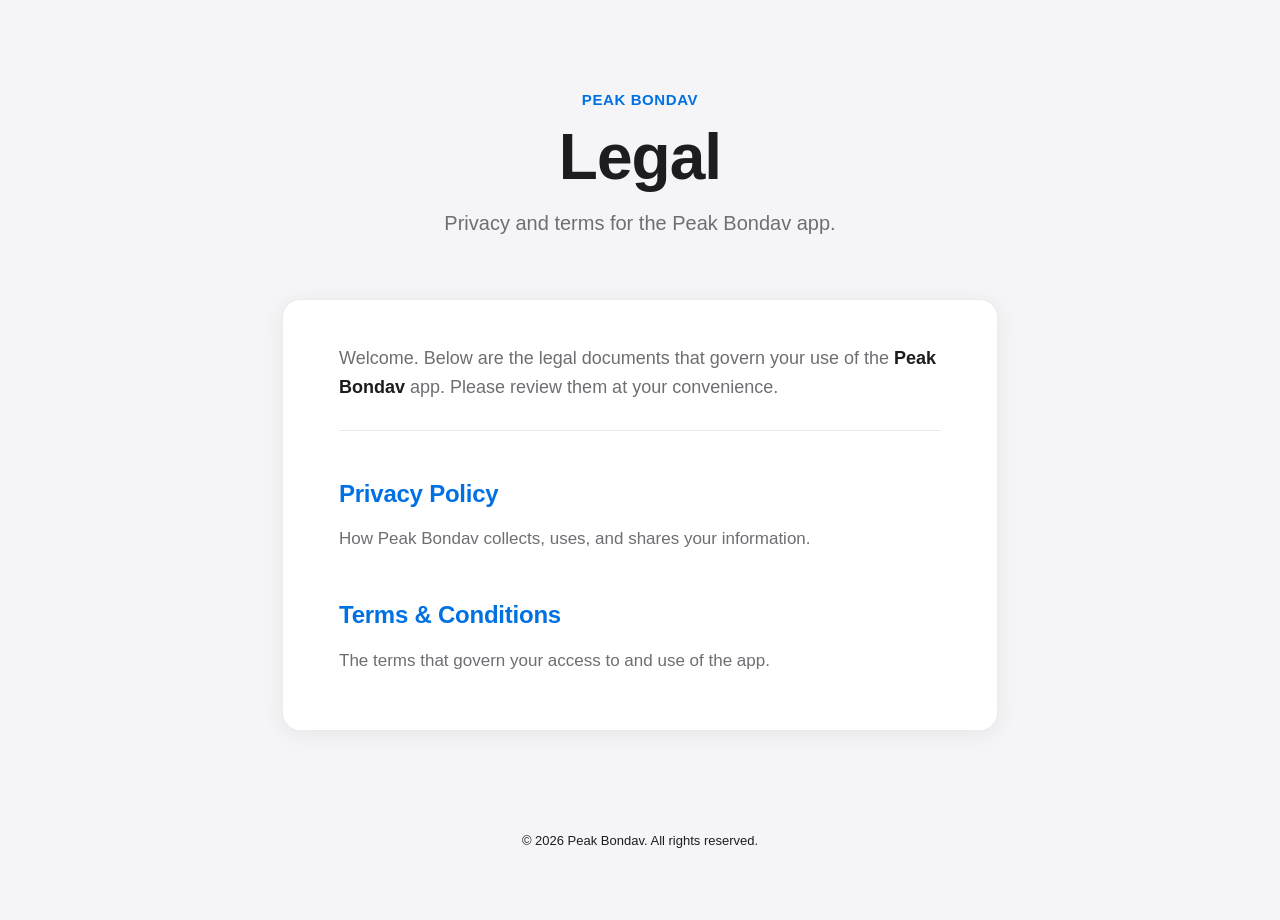
<file: index.html>
<!DOCTYPE html>
<html lang="en">
<head>
  <meta charset="UTF-8" />
  <meta name="viewport" content="width=device-width, initial-scale=1.0" />
  <meta name="color-scheme" content="light dark" />
  <title>Legal — Peak Bondav</title>
  <meta name="description" content="Legal documents for the Peak Bondav app." />
  <link rel="stylesheet" href="styles.css" />
</head>
<body>
  <header class="hero">
    <div class="container">
      <p class="eyebrow">Peak Bondav</p>
      <h1>Legal</h1>
      <p class="subtitle">Privacy and terms for the Peak Bondav app.</p>
    </div>
  </header>

  <main class="container content">
    <section class="card">
      <p class="intro">
        Welcome. Below are the legal documents that govern your use of the
        <strong>Peak Bondav</strong> app. Please review them at your convenience.
      </p>

      <article>
        <h2><a href="privacy-policy.html">Privacy Policy</a></h2>
        <p>How Peak Bondav collects, uses, and shares your information.</p>
      </article>

      <article>
        <h2><a href="terms-and-conditions.html">Terms &amp; Conditions</a></h2>
        <p>The terms that govern your access to and use of the app.</p>
      </article>
    </section>
  </main>

  <footer class="footer">
    <div class="container">
      <p>&copy; 2026 Peak Bondav. All rights reserved.</p>
    </div>
  </footer>
</body>
</html>
</file>
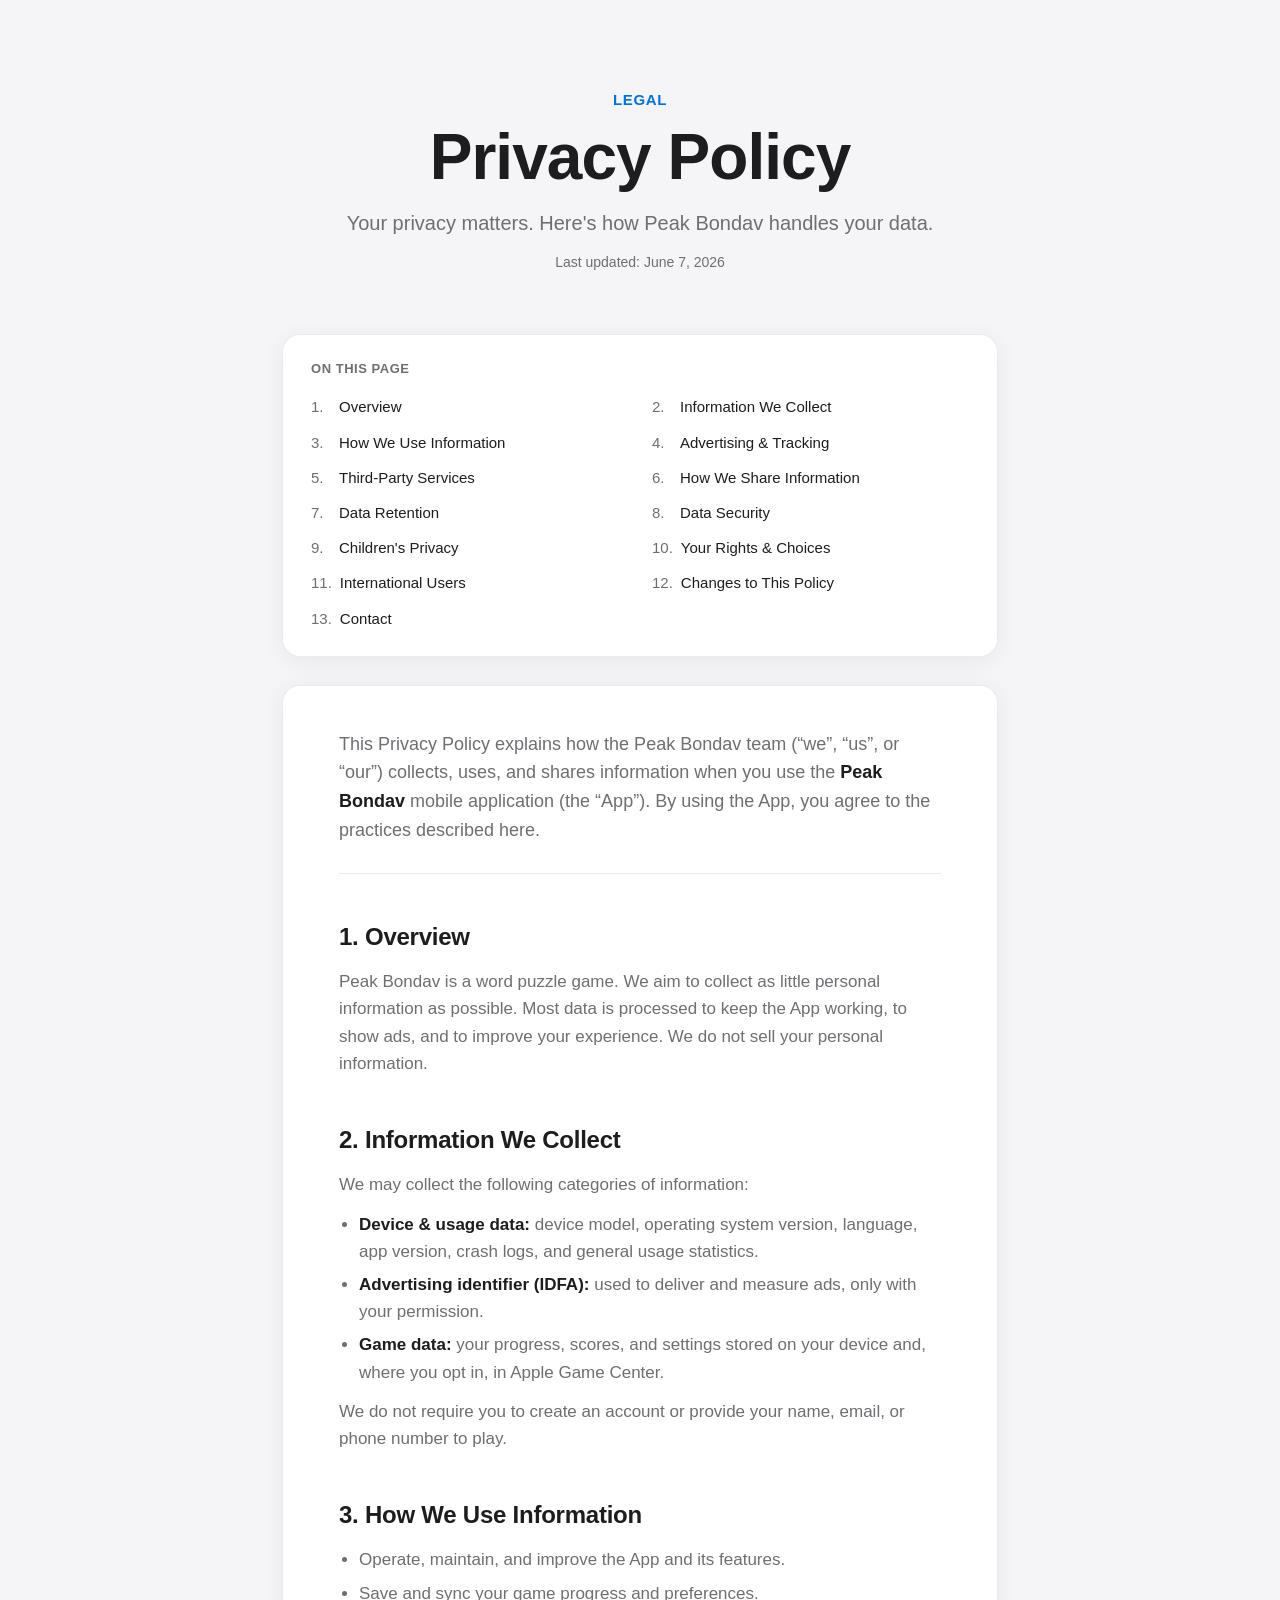
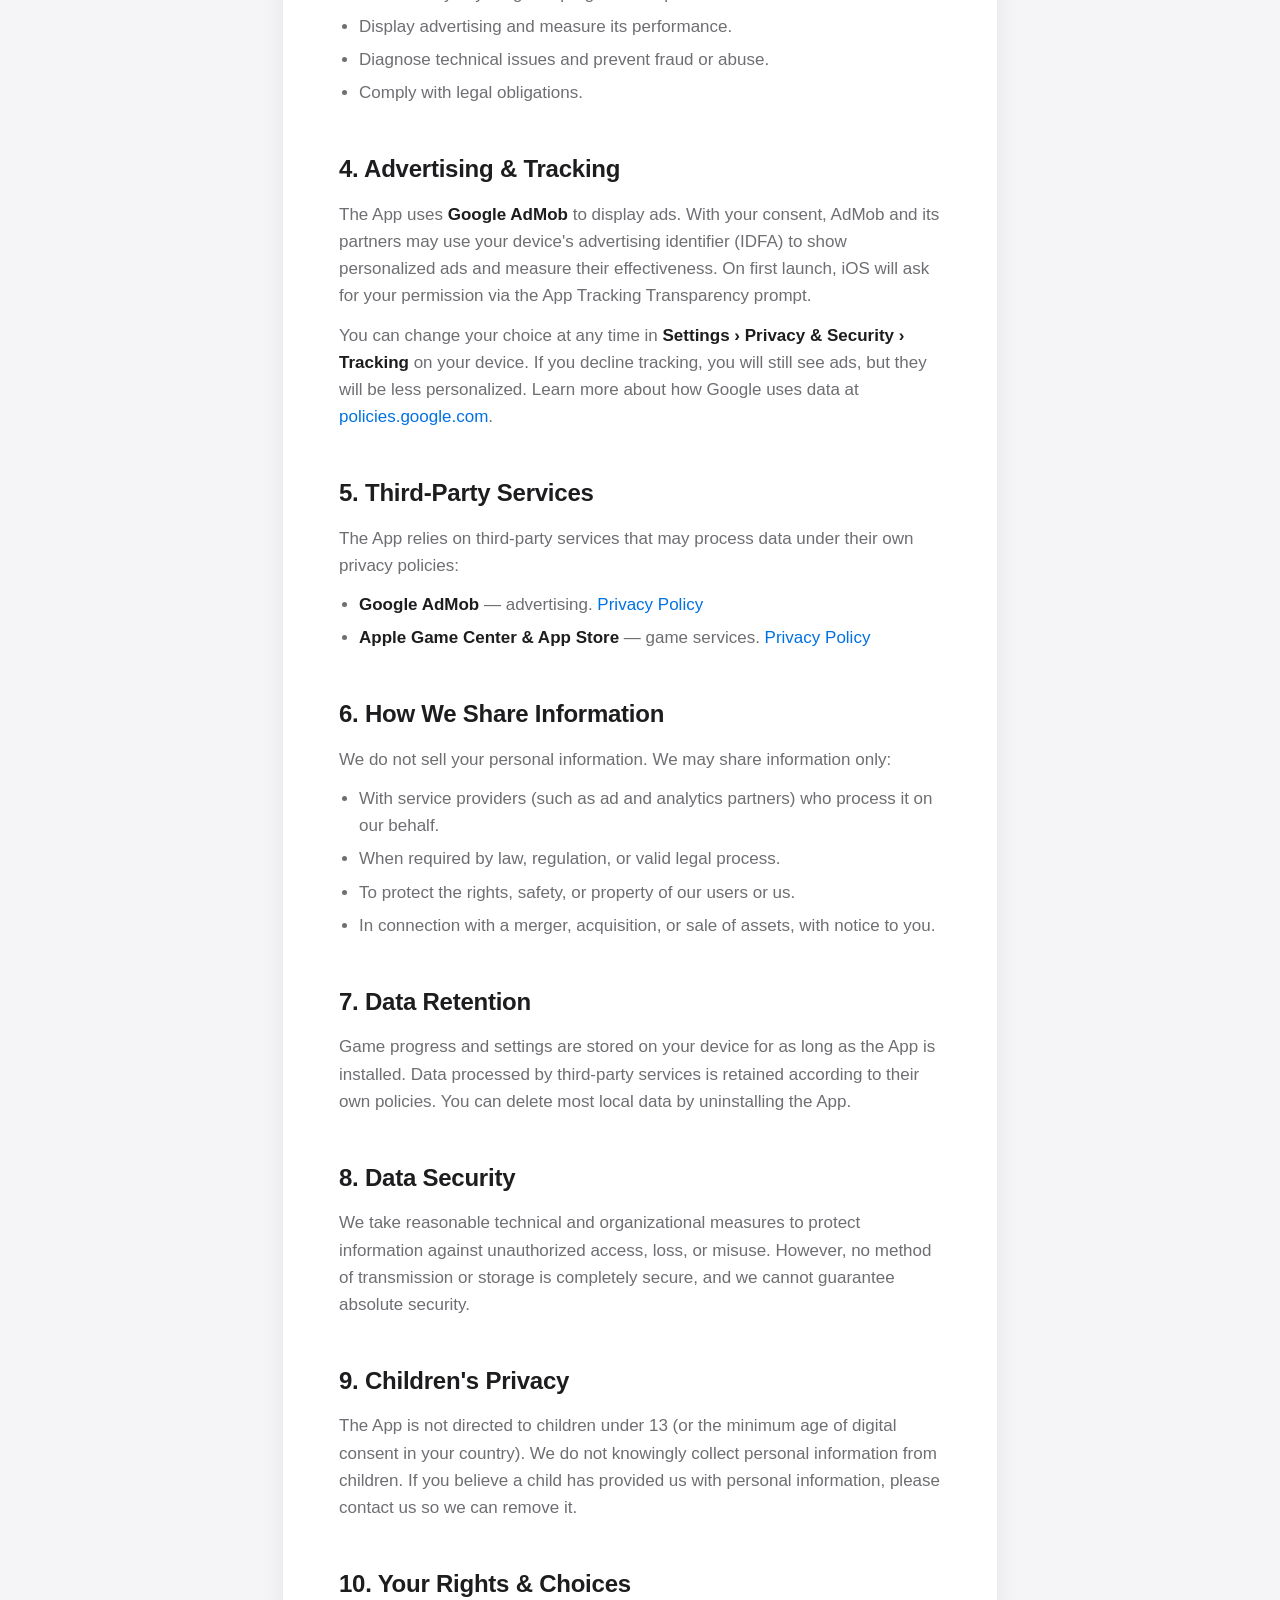
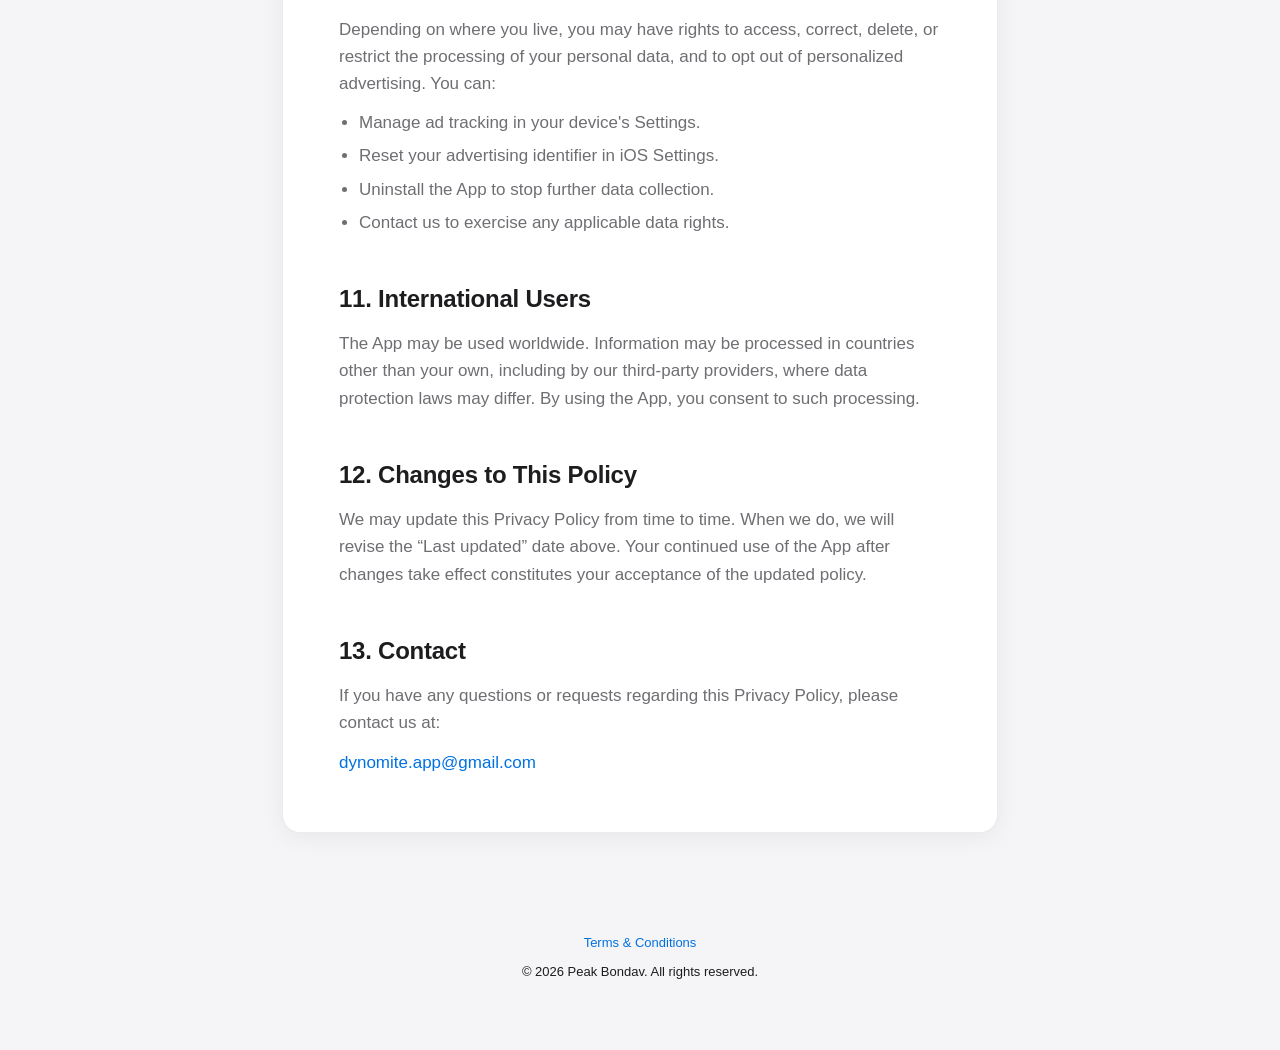
<file: privacy-policy.html>
<!DOCTYPE html>
<html lang="en">
<head>
  <meta charset="UTF-8" />
  <meta name="viewport" content="width=device-width, initial-scale=1.0" />
  <meta name="color-scheme" content="light dark" />
  <title>Privacy Policy — Peak Bondav</title>
  <meta name="description" content="Privacy Policy for the Peak Bondav app." />
  <link rel="stylesheet" href="styles.css" />
</head>
<body>
  <header class="hero">
    <div class="container">
      <p class="eyebrow">Legal</p>
      <h1>Privacy Policy</h1>
      <p class="subtitle">Your privacy matters. Here's how Peak Bondav handles your data.</p>
      <p class="updated">Last updated: June 7, 2026</p>
    </div>
  </header>

  <main class="container content">
    <nav class="toc" aria-label="Table of contents">
      <p class="toc-title">On this page</p>
      <ol>
        <li><a href="#overview">Overview</a></li>
        <li><a href="#info-we-collect">Information We Collect</a></li>
        <li><a href="#how-we-use">How We Use Information</a></li>
        <li><a href="#advertising">Advertising &amp; Tracking</a></li>
        <li><a href="#third-party">Third-Party Services</a></li>
        <li><a href="#sharing">How We Share Information</a></li>
        <li><a href="#retention">Data Retention</a></li>
        <li><a href="#security">Data Security</a></li>
        <li><a href="#children">Children's Privacy</a></li>
        <li><a href="#rights">Your Rights &amp; Choices</a></li>
        <li><a href="#international">International Users</a></li>
        <li><a href="#changes">Changes to This Policy</a></li>
        <li><a href="#contact">Contact</a></li>
      </ol>
    </nav>

    <section class="card">
      <p class="intro">
        This Privacy Policy explains how the Peak Bondav team (“we”, “us”, or “our”) collects,
        uses, and shares information when you use the <strong>Peak Bondav</strong> mobile
        application (the “App”). By using the App, you agree to the practices described here.
      </p>

      <article id="overview">
        <h2>1. Overview</h2>
        <p>
          Peak Bondav is a word puzzle game. We aim to collect as little personal information as
          possible. Most data is processed to keep the App working, to show ads, and to improve
          your experience. We do not sell your personal information.
        </p>
      </article>

      <article id="info-we-collect">
        <h2>2. Information We Collect</h2>
        <p>We may collect the following categories of information:</p>
        <ul>
          <li><strong>Device &amp; usage data:</strong> device model, operating system version, language, app version, crash logs, and general usage statistics.</li>
          <li><strong>Advertising identifier (IDFA):</strong> used to deliver and measure ads, only with your permission.</li>
          <li><strong>Game data:</strong> your progress, scores, and settings stored on your device and, where you opt in, in Apple Game Center.</li>
        </ul>
        <p>
          We do not require you to create an account or provide your name, email, or phone number
          to play.
        </p>
      </article>

      <article id="how-we-use">
        <h2>3. How We Use Information</h2>
        <ul>
          <li>Operate, maintain, and improve the App and its features.</li>
          <li>Save and sync your game progress and preferences.</li>
          <li>Display advertising and measure its performance.</li>
          <li>Diagnose technical issues and prevent fraud or abuse.</li>
          <li>Comply with legal obligations.</li>
        </ul>
      </article>

      <article id="advertising">
        <h2>4. Advertising &amp; Tracking</h2>
        <p>
          The App uses <strong>Google AdMob</strong> to display ads. With your consent, AdMob and
          its partners may use your device's advertising identifier (IDFA) to show personalized
          ads and measure their effectiveness. On first launch, iOS will ask for your permission
          via the App Tracking Transparency prompt.
        </p>
        <p>
          You can change your choice at any time in <strong>Settings &rsaquo; Privacy &amp;
          Security &rsaquo; Tracking</strong> on your device. If you decline tracking, you will
          still see ads, but they will be less personalized. Learn more about how Google uses data
          at <a href="https://policies.google.com/technologies/partner-sites" target="_blank" rel="noopener">policies.google.com</a>.
        </p>
      </article>

      <article id="third-party">
        <h2>5. Third-Party Services</h2>
        <p>
          The App relies on third-party services that may process data under their own privacy
          policies:
        </p>
        <ul>
          <li><strong>Google AdMob</strong> — advertising. <a href="https://policies.google.com/privacy" target="_blank" rel="noopener">Privacy Policy</a></li>
          <li><strong>Apple Game Center &amp; App Store</strong> — game services. <a href="https://www.apple.com/legal/privacy/" target="_blank" rel="noopener">Privacy Policy</a></li>
        </ul>
      </article>

      <article id="sharing">
        <h2>6. How We Share Information</h2>
        <p>
          We do not sell your personal information. We may share information only:
        </p>
        <ul>
          <li>With service providers (such as ad and analytics partners) who process it on our behalf.</li>
          <li>When required by law, regulation, or valid legal process.</li>
          <li>To protect the rights, safety, or property of our users or us.</li>
          <li>In connection with a merger, acquisition, or sale of assets, with notice to you.</li>
        </ul>
      </article>

      <article id="retention">
        <h2>7. Data Retention</h2>
        <p>
          Game progress and settings are stored on your device for as long as the App is
          installed. Data processed by third-party services is retained according to their own
          policies. You can delete most local data by uninstalling the App.
        </p>
      </article>

      <article id="security">
        <h2>8. Data Security</h2>
        <p>
          We take reasonable technical and organizational measures to protect information against
          unauthorized access, loss, or misuse. However, no method of transmission or storage is
          completely secure, and we cannot guarantee absolute security.
        </p>
      </article>

      <article id="children">
        <h2>9. Children's Privacy</h2>
        <p>
          The App is not directed to children under 13 (or the minimum age of digital consent in
          your country). We do not knowingly collect personal information from children. If you
          believe a child has provided us with personal information, please contact us so we can
          remove it.
        </p>
      </article>

      <article id="rights">
        <h2>10. Your Rights &amp; Choices</h2>
        <p>
          Depending on where you live, you may have rights to access, correct, delete, or restrict
          the processing of your personal data, and to opt out of personalized advertising. You can:
        </p>
        <ul>
          <li>Manage ad tracking in your device's Settings.</li>
          <li>Reset your advertising identifier in iOS Settings.</li>
          <li>Uninstall the App to stop further data collection.</li>
          <li>Contact us to exercise any applicable data rights.</li>
        </ul>
      </article>

      <article id="international">
        <h2>11. International Users</h2>
        <p>
          The App may be used worldwide. Information may be processed in countries other than your
          own, including by our third-party providers, where data protection laws may differ. By
          using the App, you consent to such processing.
        </p>
      </article>

      <article id="changes">
        <h2>12. Changes to This Policy</h2>
        <p>
          We may update this Privacy Policy from time to time. When we do, we will revise the
          “Last updated” date above. Your continued use of the App after changes take effect
          constitutes your acceptance of the updated policy.
        </p>
      </article>

      <article id="contact">
        <h2>13. Contact</h2>
        <p>
          If you have any questions or requests regarding this Privacy Policy, please contact us at:
        </p>
        <p class="contact">
          <a href="mailto:dynomite.app@gmail.com">dynomite.app@gmail.com</a>
        </p>
      </article>
    </section>
  </main>

  <footer class="footer">
    <div class="container">
      <p class="footer-links"><a href="terms-and-conditions.html">Terms &amp; Conditions</a></p>
      <p>&copy; 2026 Peak Bondav. All rights reserved.</p>
    </div>
  </footer>
</body>
</html>
</file>
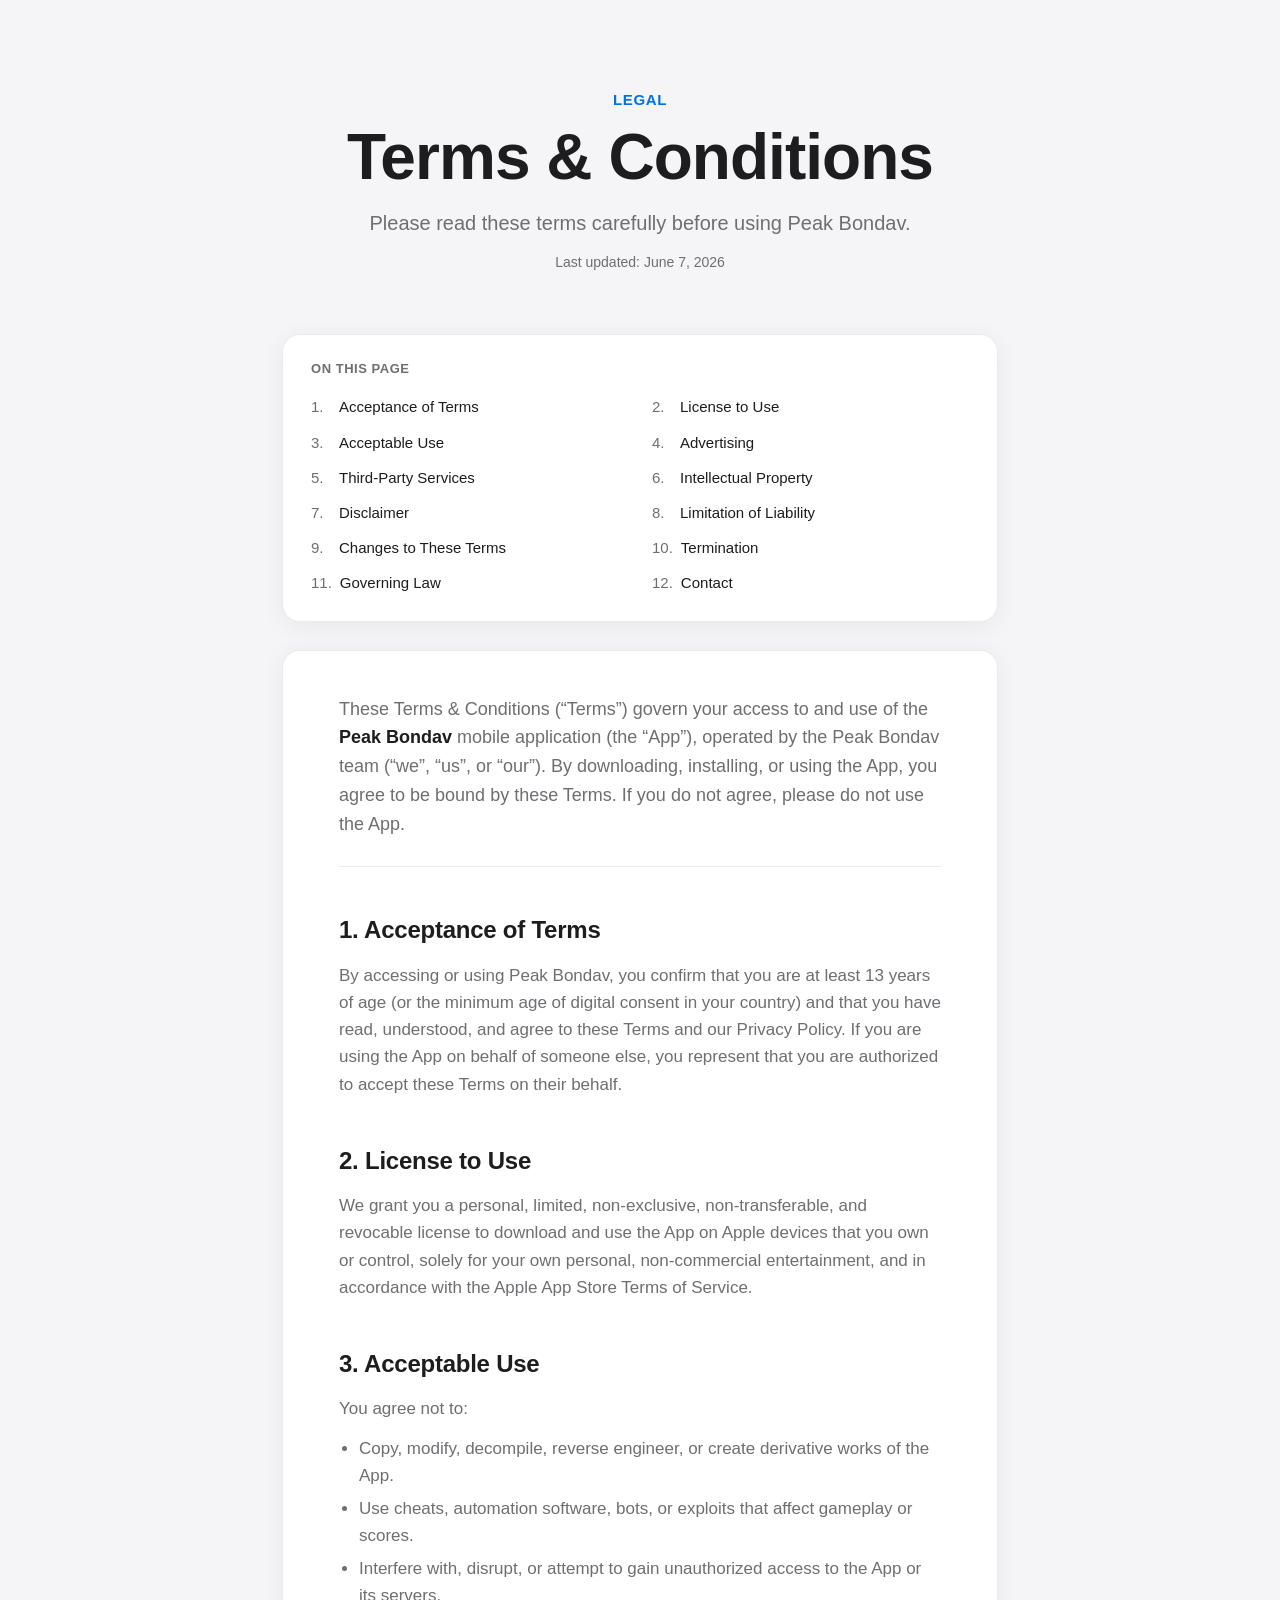
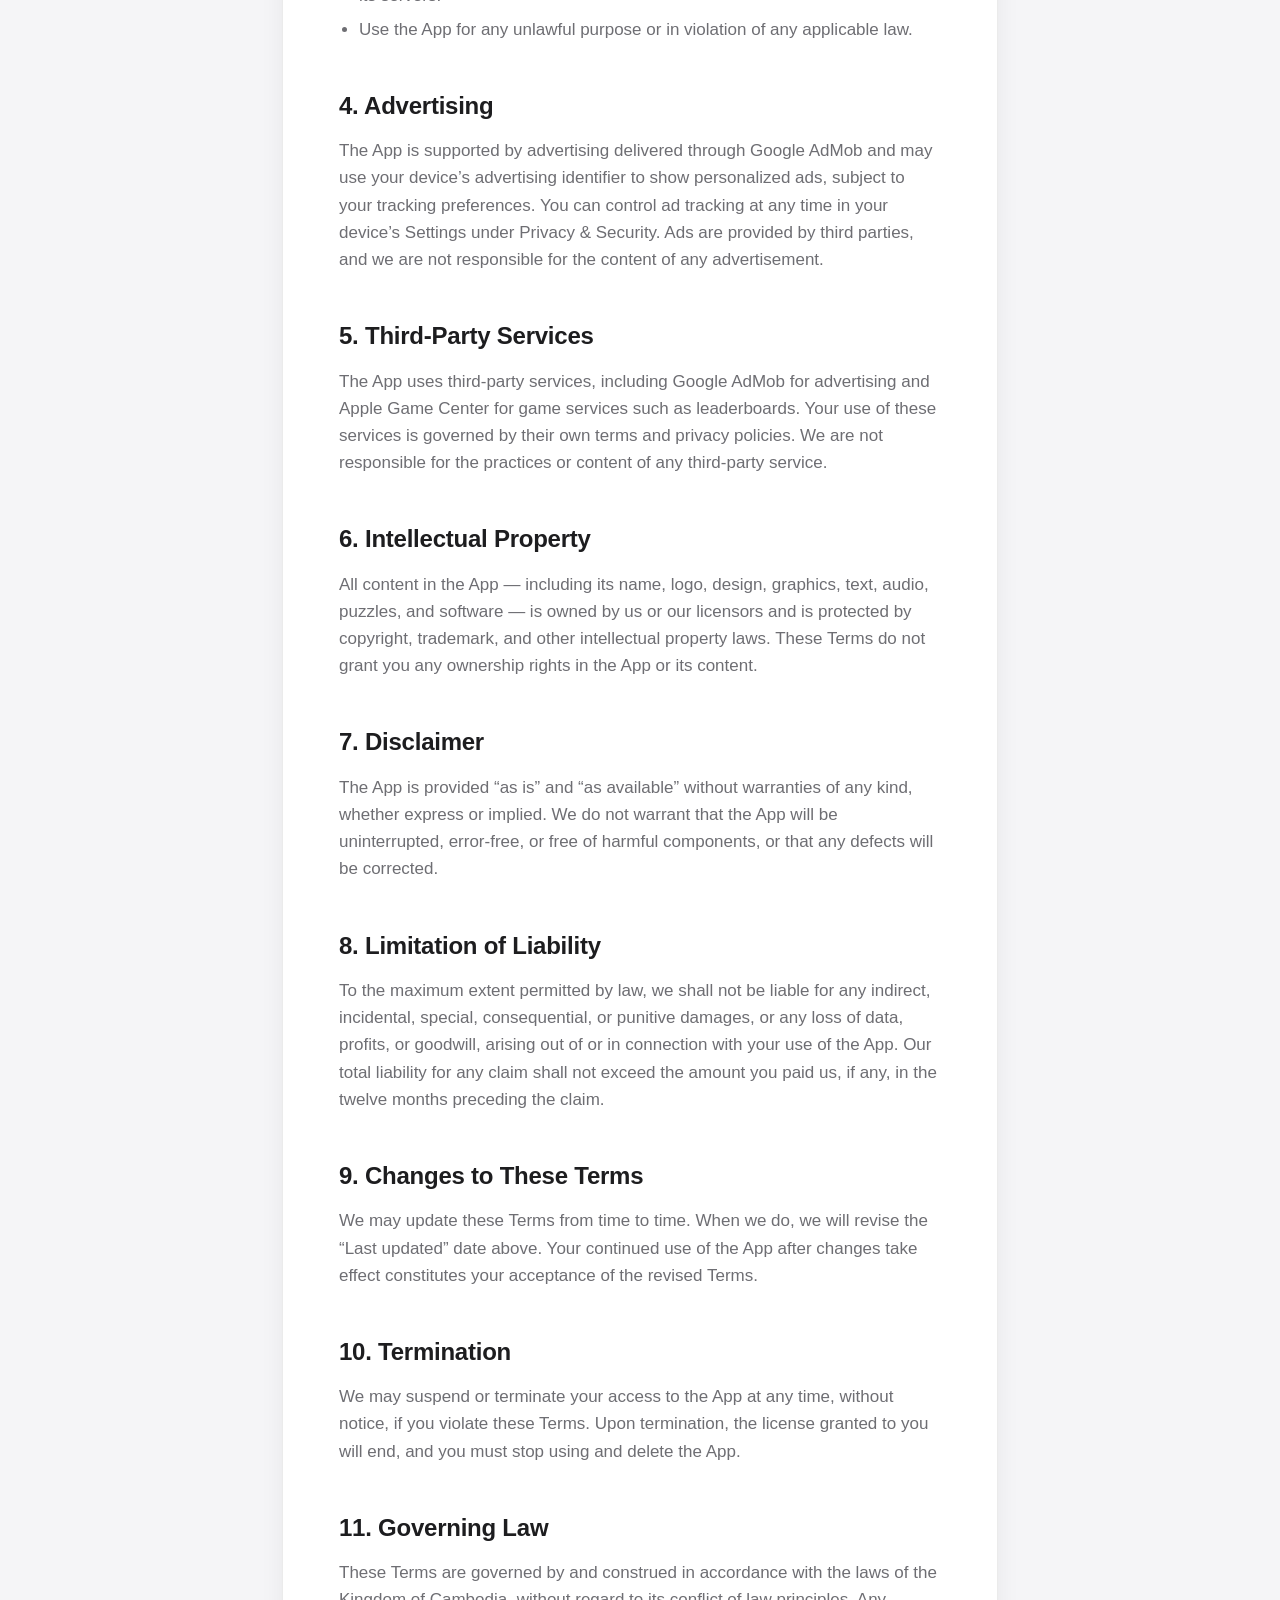
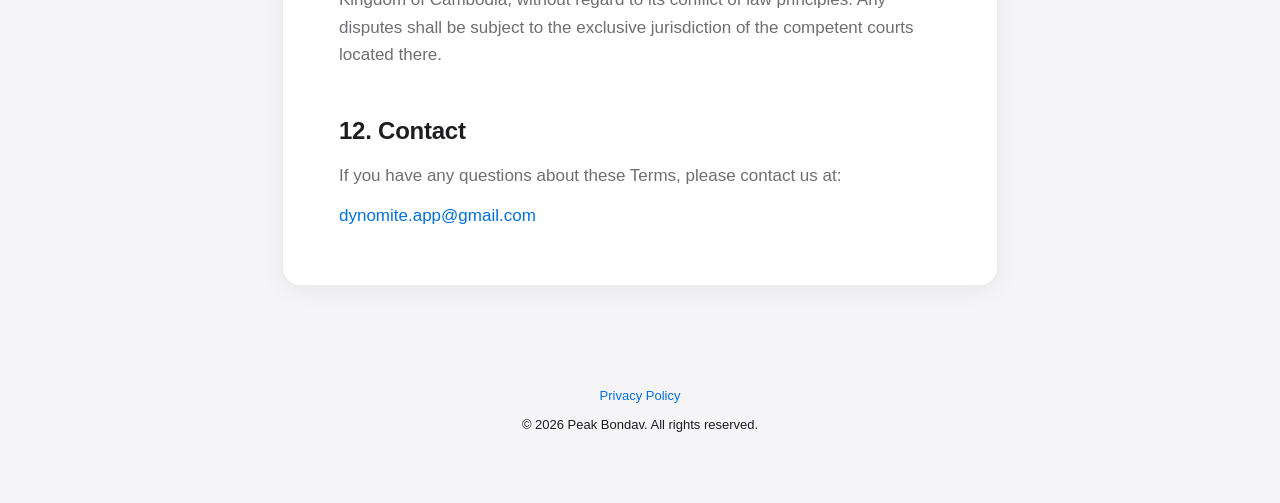
<file: terms-and-conditions.html>
<!DOCTYPE html>
<html lang="en">
<head>
  <meta charset="UTF-8" />
  <meta name="viewport" content="width=device-width, initial-scale=1.0" />
  <meta name="color-scheme" content="light dark" />
  <title>Terms &amp; Conditions — Peak Bondav</title>
  <meta name="description" content="Terms and Conditions for the Peak Bondav app." />
  <link rel="stylesheet" href="styles.css" />
</head>
<body>
  <header class="hero">
    <div class="container">
      <p class="eyebrow">Legal</p>
      <h1>Terms &amp; Conditions</h1>
      <p class="subtitle">Please read these terms carefully before using Peak Bondav.</p>
      <p class="updated">Last updated: June 7, 2026</p>
    </div>
  </header>

  <main class="container content">
    <nav class="toc" aria-label="Table of contents">
      <p class="toc-title">On this page</p>
      <ol>
        <li><a href="#acceptance">Acceptance of Terms</a></li>
        <li><a href="#license">License to Use</a></li>
        <li><a href="#conduct">Acceptable Use</a></li>
        <li><a href="#ads">Advertising</a></li>
        <li><a href="#third-party">Third-Party Services</a></li>
        <li><a href="#ip">Intellectual Property</a></li>
        <li><a href="#disclaimer">Disclaimer</a></li>
        <li><a href="#liability">Limitation of Liability</a></li>
        <li><a href="#changes">Changes to These Terms</a></li>
        <li><a href="#termination">Termination</a></li>
        <li><a href="#law">Governing Law</a></li>
        <li><a href="#contact">Contact</a></li>
      </ol>
    </nav>

    <section class="card">
      <p class="intro">
        These Terms &amp; Conditions (“Terms”) govern your access to and use of the
        <strong>Peak Bondav</strong> mobile application (the “App”), operated by the
        Peak Bondav team (“we”, “us”, or “our”). By downloading, installing, or using the
        App, you agree to be bound by these Terms. If you do not agree, please do not use the App.
      </p>

      <article id="acceptance">
        <h2>1. Acceptance of Terms</h2>
        <p>
          By accessing or using Peak Bondav, you confirm that you are at least 13 years of age
          (or the minimum age of digital consent in your country) and that you have read,
          understood, and agree to these Terms and our Privacy Policy. If you are using the App
          on behalf of someone else, you represent that you are authorized to accept these Terms
          on their behalf.
        </p>
      </article>

      <article id="license">
        <h2>2. License to Use</h2>
        <p>
          We grant you a personal, limited, non-exclusive, non-transferable, and revocable
          license to download and use the App on Apple devices that you own or control, solely
          for your own personal, non-commercial entertainment, and in accordance with the Apple
          App Store Terms of Service.
        </p>
      </article>

      <article id="conduct">
        <h2>3. Acceptable Use</h2>
        <p>You agree not to:</p>
        <ul>
          <li>Copy, modify, decompile, reverse engineer, or create derivative works of the App.</li>
          <li>Use cheats, automation software, bots, or exploits that affect gameplay or scores.</li>
          <li>Interfere with, disrupt, or attempt to gain unauthorized access to the App or its servers.</li>
          <li>Use the App for any unlawful purpose or in violation of any applicable law.</li>
        </ul>
      </article>

      <article id="ads">
        <h2>4. Advertising</h2>
        <p>
          The App is supported by advertising delivered through Google AdMob and may use
          your device’s advertising identifier to show personalized ads, subject to your tracking
          preferences. You can control ad tracking at any time in your device’s Settings under
          Privacy &amp; Security. Ads are provided by third parties, and we are not responsible
          for the content of any advertisement.
        </p>
      </article>

      <article id="third-party">
        <h2>5. Third-Party Services</h2>
        <p>
          The App uses third-party services, including Google AdMob for advertising and Apple
          Game Center for game services such as leaderboards. Your use of these services is
          governed by their own terms and privacy policies. We are not responsible for the
          practices or content of any third-party service.
        </p>
      </article>

      <article id="ip">
        <h2>6. Intellectual Property</h2>
        <p>
          All content in the App — including its name, logo, design, graphics, text, audio,
          puzzles, and software — is owned by us or our licensors and is protected by copyright,
          trademark, and other intellectual property laws. These Terms do not grant you any
          ownership rights in the App or its content.
        </p>
      </article>

      <article id="disclaimer">
        <h2>7. Disclaimer</h2>
        <p>
          The App is provided “as is” and “as available” without warranties of any kind, whether
          express or implied. We do not warrant that the App will be uninterrupted, error-free,
          or free of harmful components, or that any defects will be corrected.
        </p>
      </article>

      <article id="liability">
        <h2>8. Limitation of Liability</h2>
        <p>
          To the maximum extent permitted by law, we shall not be liable for any indirect,
          incidental, special, consequential, or punitive damages, or any loss of data, profits,
          or goodwill, arising out of or in connection with your use of the App. Our total
          liability for any claim shall not exceed the amount you paid us, if any, in the
          twelve months preceding the claim.
        </p>
      </article>

      <article id="changes">
        <h2>9. Changes to These Terms</h2>
        <p>
          We may update these Terms from time to time. When we do, we will revise the “Last
          updated” date above. Your continued use of the App after changes take effect
          constitutes your acceptance of the revised Terms.
        </p>
      </article>

      <article id="termination">
        <h2>10. Termination</h2>
        <p>
          We may suspend or terminate your access to the App at any time, without notice, if you
          violate these Terms. Upon termination, the license granted to you will end, and you
          must stop using and delete the App.
        </p>
      </article>

      <article id="law">
        <h2>11. Governing Law</h2>
        <p>
          These Terms are governed by and construed in accordance with the laws of the Kingdom of
          Cambodia, without regard to its conflict of law principles. Any disputes shall be
          subject to the exclusive jurisdiction of the competent courts located there.
        </p>
      </article>

      <article id="contact">
        <h2>12. Contact</h2>
        <p>
          If you have any questions about these Terms, please contact us at:
        </p>
        <p class="contact">
          <a href="mailto:dynomite.app@gmail.com">dynomite.app@gmail.com</a>
        </p>
      </article>
    </section>
  </main>

  <footer class="footer">
    <div class="container">
      <p class="footer-links"><a href="privacy-policy.html">Privacy Policy</a></p>
      <p>&copy; 2026 Peak Bondav. All rights reserved.</p>
    </div>
  </footer>
</body>
</html>
</file>
<file: styles.css>
:root {
  --bg: #f5f5f7;
  --surface: #ffffff;
  --text: #1d1d1f;
  --text-secondary: #6e6e73;
  --accent: #0071e3;
  --border: rgba(0, 0, 0, 0.08);
  --shadow: 0 4px 24px rgba(0, 0, 0, 0.06);
  --radius: 18px;
  --max-width: 760px;
}

@media (prefers-color-scheme: dark) {
  :root {
    --bg: #000000;
    --surface: #1c1c1e;
    --text: #f5f5f7;
    --text-secondary: #a1a1a6;
    --accent: #2997ff;
    --border: rgba(255, 255, 255, 0.1);
    --shadow: 0 4px 24px rgba(0, 0, 0, 0.4);
  }
}

* {
  box-sizing: border-box;
  margin: 0;
  padding: 0;
}

html {
  scroll-behavior: smooth;
  -webkit-text-size-adjust: 100%;
}

body {
  font-family: -apple-system, BlinkMacSystemFont, "SF Pro Text", "SF Pro Display",
    "Helvetica Neue", Helvetica, Arial, sans-serif;
  background: var(--bg);
  color: var(--text);
  line-height: 1.6;
  font-size: 17px;
  -webkit-font-smoothing: antialiased;
  -moz-osx-font-smoothing: grayscale;
}

.container {
  width: 100%;
  max-width: var(--max-width);
  margin: 0 auto;
  padding-left: 22px;
  padding-right: 22px;
}

/* Hero */
.hero {
  text-align: center;
  padding: 88px 0 48px;
}

.eyebrow {
  font-size: 15px;
  font-weight: 600;
  letter-spacing: 0.04em;
  text-transform: uppercase;
  color: var(--accent);
  margin-bottom: 12px;
}

.hero h1 {
  font-size: clamp(40px, 7vw, 64px);
  font-weight: 700;
  letter-spacing: -0.015em;
  line-height: 1.05;
}

.subtitle {
  margin-top: 16px;
  font-size: 20px;
  color: var(--text-secondary);
}

.updated {
  margin-top: 10px;
  font-size: 14px;
  color: var(--text-secondary);
}

/* Content */
.content {
  padding-bottom: 64px;
}

.toc {
  background: var(--surface);
  border: 1px solid var(--border);
  border-radius: var(--radius);
  padding: 24px 28px;
  margin-bottom: 28px;
  box-shadow: var(--shadow);
}

.toc-title {
  font-size: 13px;
  font-weight: 600;
  letter-spacing: 0.04em;
  text-transform: uppercase;
  color: var(--text-secondary);
  margin-bottom: 14px;
}

.toc ol {
  list-style: none;
  display: grid;
  grid-template-columns: repeat(2, 1fr);
  gap: 8px 24px;
  counter-reset: toc;
}

.toc li {
  counter-increment: toc;
}

.toc a {
  color: var(--text);
  text-decoration: none;
  font-size: 15px;
  display: inline-flex;
  gap: 8px;
  transition: color 0.2s ease;
}

.toc a::before {
  content: counter(toc) ".";
  color: var(--text-secondary);
  min-width: 20px;
}

.toc a:hover {
  color: var(--accent);
}

.card {
  background: var(--surface);
  border: 1px solid var(--border);
  border-radius: var(--radius);
  padding: 44px clamp(24px, 5vw, 56px);
  box-shadow: var(--shadow);
}

.intro {
  font-size: 18px;
  color: var(--text-secondary);
  padding-bottom: 28px;
  border-bottom: 1px solid var(--border);
}

.intro strong {
  color: var(--text);
}

article {
  scroll-margin-top: 24px;
  padding-top: 32px;
}

h2 {
  font-size: 24px;
  font-weight: 600;
  letter-spacing: -0.01em;
  margin-bottom: 12px;
}

p {
  color: var(--text);
  margin-bottom: 12px;
}

article p {
  color: var(--text-secondary);
}

article strong {
  color: var(--text);
  font-weight: 600;
}

ul {
  margin: 8px 0 12px 20px;
  color: var(--text-secondary);
}

ul li {
  margin-bottom: 6px;
}

a {
  color: var(--accent);
  text-decoration: none;
}

a:hover {
  text-decoration: underline;
}

.contact a {
  font-weight: 500;
}

/* Footer */
.footer {
  text-align: center;
  padding: 36px 0 56px;
  color: var(--text-secondary);
  font-size: 13px;
}

.footer-links {
  margin-bottom: 8px;
}

.footer-links a {
  font-weight: 500;
}

@media (max-width: 600px) {
  .hero {
    padding: 56px 0 36px;
  }
  .toc ol {
    grid-template-columns: 1fr;
  }
  body {
    font-size: 16px;
  }
}
</file>
